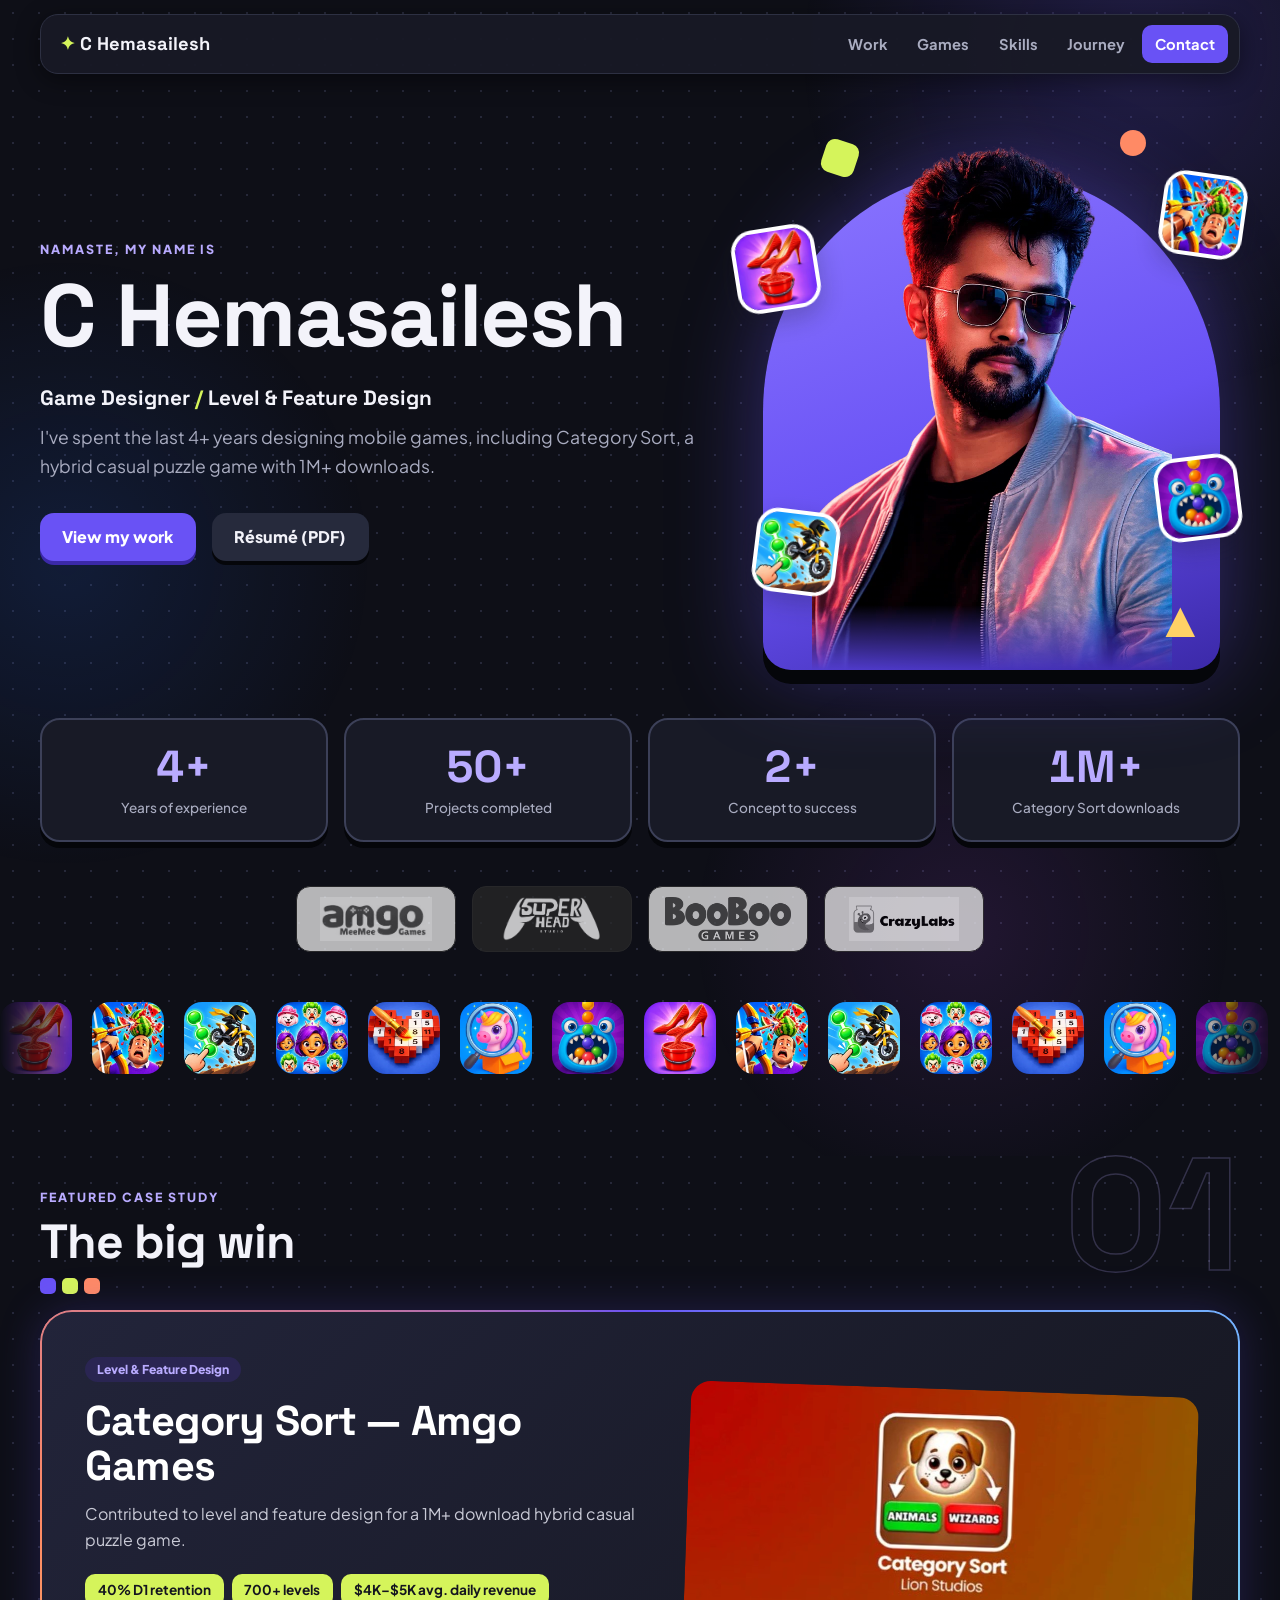
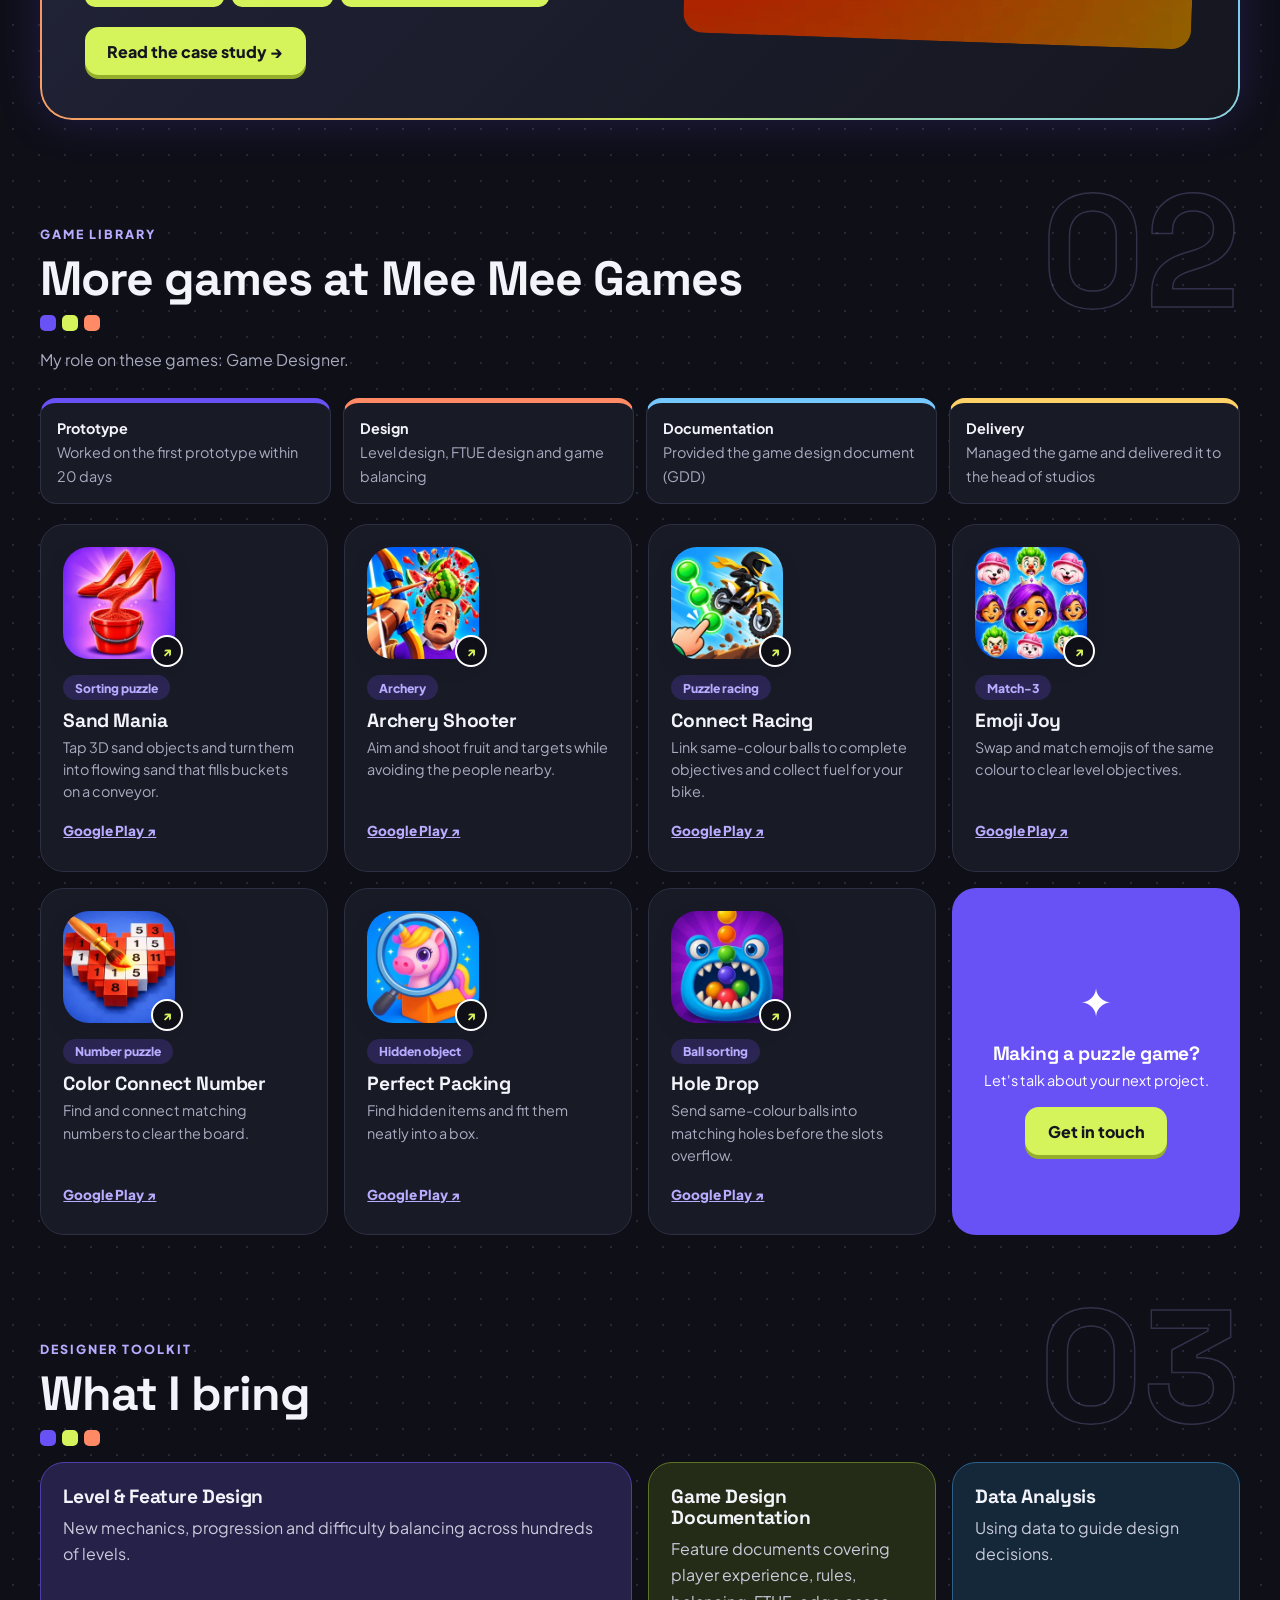
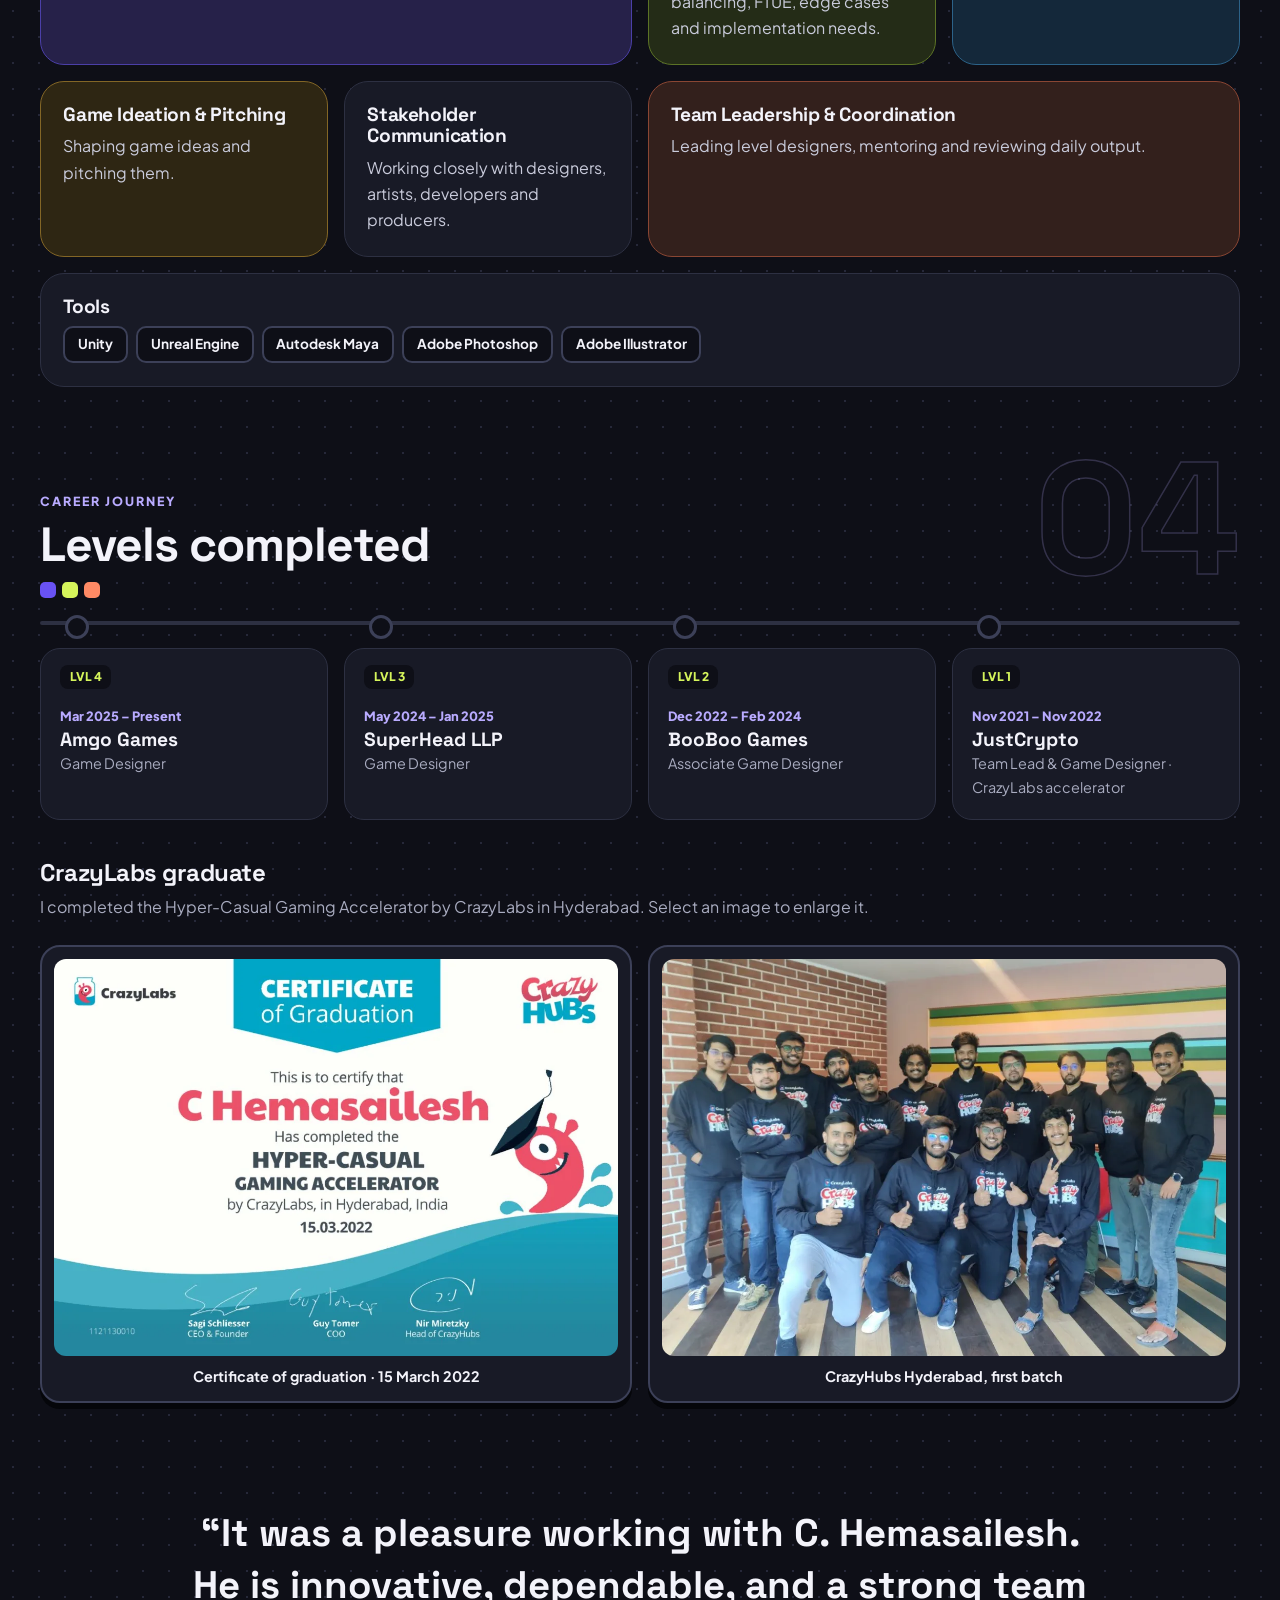
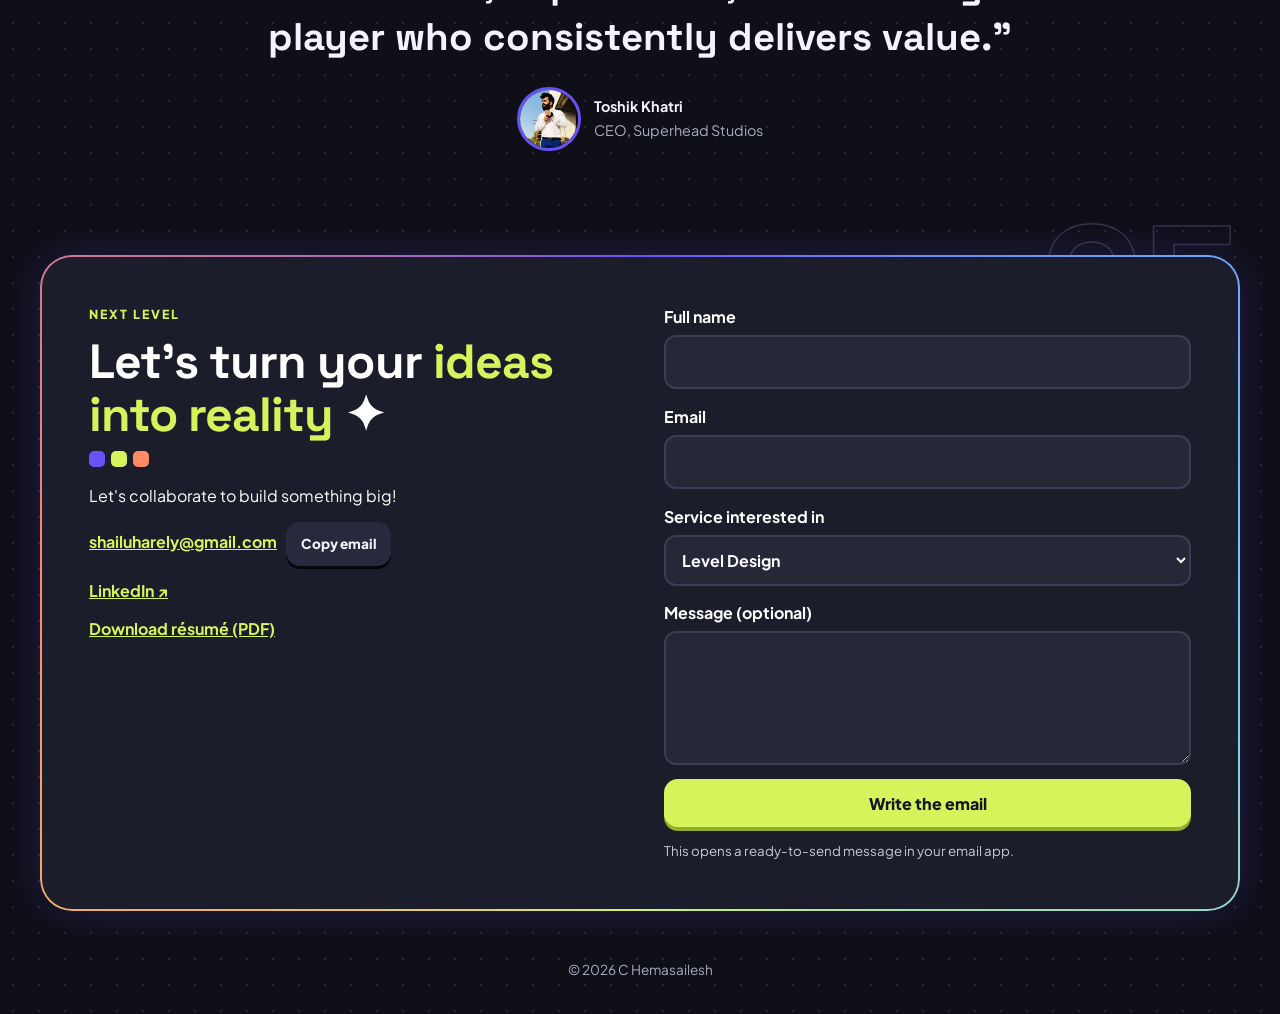
<file: index.html>
<!doctype html>
<html lang="en">
<head>
  <meta charset="utf-8">
  <meta name="viewport" content="width=device-width, initial-scale=1">
  <title>C Hemasailesh — Game Designer (Level &amp; Feature Design)</title>
  <meta name="description" content="Mobile game designer with 4+ years of experience in level, feature and puzzle design. Worked on Category Sort, a hybrid casual puzzle game with 1M+ downloads.">
  <meta property="og:title" content="C Hemasailesh — Game Designer">
  <meta property="og:description" content="Level &amp; feature designer for mobile games. 4+ years. Category Sort: 1M+ downloads.">
  <meta property="og:type" content="website">
  <link rel="icon" href="data:image/svg+xml,<svg xmlns='http://www.w3.org/2000/svg' viewBox='0 0 24 24'><path fill='%236952F5' d='M12 0l2.6 9.4L24 12l-9.4 2.6L12 24l-2.6-9.4L0 12l9.4-2.6z'/></svg>">
  <link rel="preconnect" href="https://fonts.googleapis.com">
  <link rel="preconnect" href="https://fonts.gstatic.com" crossorigin>
  <link rel="preload" as="image" href="assets/portrait.webp" fetchpriority="high">
  <link href="https://fonts.googleapis.com/css2?family=Plus+Jakarta+Sans:wght@400;500;700;800&family=Space+Grotesk:wght@700&display=swap" rel="stylesheet">
  <meta name="theme-color" content="#0E0F17">
  <link rel="stylesheet" href="styles.css?v=11">
  <script>document.documentElement.classList.add('js')</script>
  <script src="main.js?v=11" defer></script>
</head>
<body>
<a class="skip" href="#main">Skip to content</a>
<div class="progress" aria-hidden="true"></div>
<header class="nav">
  <a class="brand" href="#top"><span class="spark">✦</span> C Hemasailesh</a>
  <button class="menu-btn" aria-expanded="false" aria-controls="menu">Menu</button>
  <nav id="menu">
    <a href="#work">Work</a>
    <a href="#games">Games</a>
    <a href="#about">Skills</a>
    <a href="#journey">Journey</a>
    <a class="pill" href="#contact">Contact</a>
  </nav>
</header>

<main id="main">
  <section class="hero wrap" id="top">
    <div class="hero-copy">
      <p class="eyebrow">Namaste, my name is</p>
      <h1>C Hema&shy;sailesh</h1>
      <p class="role">Game Designer <span>/</span> Level &amp; Feature Design</p>
      <p class="lead">I've spent the last 4+ years designing mobile games, including Category Sort, a hybrid casual puzzle game with 1M+ downloads.</p>
      <div class="actions">
        <a class="btn" href="#work">View my work</a>
        <a class="btn alt" href="assets/C-Hemasailesh-Resume.pdf" target="_blank" rel="noopener">Résumé (PDF)</a>
      </div>
    </div>
    <div class="stage" id="stage">
      <div class="blob"></div>
      <img class="hero-portrait" src="assets/portrait.webp" alt="Portrait of C Hemasailesh" width="720" height="1080" fetchpriority="high">
      <a class="float f1" href="https://play.google.com/store/apps/details?id=com.meemeegames.sandmania" target="_blank" rel="noopener" aria-label="Open Sand Mania on Google Play"><img src="assets/games/sand-mania.webp" alt="" width="96" height="96"><span class="tip">Sand Mania ↗</span></a>
      <a class="float f2" href="https://play.google.com/store/apps/details?id=com.meemeegames.archeryshooter" target="_blank" rel="noopener" aria-label="Open Archery Shooter on Google Play"><img src="assets/games/archery-shooter.webp" alt="" width="96" height="96"><span class="tip">Archery Shooter ↗</span></a>
      <a class="float f3" href="https://play.google.com/store/apps/details?id=com.meemeegames.connectracing" target="_blank" rel="noopener" aria-label="Open Connect Racing on Google Play"><img src="assets/games/connect-racing.webp" alt="" width="96" height="96"><span class="tip">Connect Racing ↗</span></a>
      <a class="float f4" href="https://play.google.com/store/apps/details?id=com.meemeegames.holedrop" target="_blank" rel="noopener" aria-label="Open Hole Drop on Google Play"><img src="assets/games/hole-drop.webp" alt="" width="96" height="96"><span class="tip">Hole Drop ↗</span></a>
      <span class="shape s1"></span><span class="shape s2"></span><span class="shape s3"></span>
    </div>
  </section>

  <section class="wrap stats" aria-label="Career highlights">
    <div><strong data-count>4+</strong><span>Years of experience</span></div>
    <div><strong data-count>50+</strong><span>Projects completed</span></div>
    <div><strong data-count>2+</strong><span>Concept to success</span></div>
    <div><strong data-count>1M+</strong><span>Category Sort downloads</span></div>
  </section>

  <section class="wrap logos" aria-label="Studios I have worked with">
    <img src="assets/logo-amgo.png" alt="Amgo Games">
    <img src="assets/logo-superhead.png" alt="SuperHead Studios">
    <img src="assets/logo-booboo.png" alt="BooBoo Games">
    <img src="assets/logo-crazylabs.png" alt="CrazyLabs">
  </section>

  <section class="wrap section" id="work">
    <p class="eyebrow">Featured case study</p>
    <h2>The big win</h2>
    <a class="feature" href="category-sort.html">
      <div>
        <span class="tag">Level &amp; Feature Design</span>
        <h3>Category Sort — Amgo Games</h3>
        <p>Contributed to level and feature design for a 1M+ download hybrid casual puzzle game.</p>
        <ul class="chips">
          <li>40% D1 retention</li>
          <li>700+ levels</li>
          <li>$4K–$5K avg. daily revenue</li>
        </ul>
        <span class="btn lime">Read the case study →</span>
      </div>
      <img src="assets/category-sort-icon.jpg" alt="Category Sort game icon with Animals and Wizards cards, by Lion Studios" width="665" height="330">
    </a>
  </section>

  <section class="wrap section" id="games">
    <p class="eyebrow">Game library</p>
    <h2>More games at Mee Mee Games</h2>
    <p class="sub">My role on these games: Game Designer.</p>
    <ul class="role-box">
      <li><b>Prototype</b>Worked on the first prototype within 20 days</li>
      <li><b>Design</b>Level design, FTUE design and game balancing</li>
      <li><b>Documentation</b>Provided the game design document (GDD)</li>
      <li><b>Delivery</b>Managed the game and delivered it to the head of studios</li>
    </ul>
    <ul class="games">
      <li class="card">
        <a class="icon-link" href="https://play.google.com/store/apps/details?id=com.meemeegames.sandmania" target="_blank" rel="noopener" aria-label="Open Sand Mania on Google Play"><img src="assets/games/sand-mania.webp" alt="" width="512" height="512" loading="lazy" decoding="async"></a>
        <span class="tag">Sorting puzzle</span>
        <h3>Sand Mania</h3>
        <p>Tap 3D sand objects and turn them into flowing sand that fills buckets on a conveyor.</p>
        <div class="links"><a href="https://play.google.com/store/apps/details?id=com.meemeegames.sandmania" target="_blank" rel="noopener" aria-label="Sand Mania on Google Play">Google Play ↗</a></div>
      </li>
      <li class="card">
        <a class="icon-link" href="https://play.google.com/store/apps/details?id=com.meemeegames.archeryshooter" target="_blank" rel="noopener" aria-label="Open Archery Shooter on Google Play"><img src="assets/games/archery-shooter.webp" alt="" width="512" height="512" loading="lazy" decoding="async"></a>
        <span class="tag">Archery</span>
        <h3>Archery Shooter</h3>
        <p>Aim and shoot fruit and targets while avoiding the people nearby.</p>
        <div class="links"><a href="https://play.google.com/store/apps/details?id=com.meemeegames.archeryshooter" target="_blank" rel="noopener" aria-label="Archery Shooter on Google Play">Google Play ↗</a></div>
      </li>
      <li class="card">
        <a class="icon-link" href="https://play.google.com/store/apps/details?id=com.meemeegames.connectracing" target="_blank" rel="noopener" aria-label="Open Connect Racing on Google Play"><img src="assets/games/connect-racing.webp" alt="" width="512" height="512" loading="lazy" decoding="async"></a>
        <span class="tag">Puzzle racing</span>
        <h3>Connect Racing</h3>
        <p>Link same-colour balls to complete objectives and collect fuel for your bike.</p>
        <div class="links"><a href="https://play.google.com/store/apps/details?id=com.meemeegames.connectracing" target="_blank" rel="noopener" aria-label="Connect Racing on Google Play">Google Play ↗</a></div>
      </li>
      <li class="card">
        <a class="icon-link" href="https://play.google.com/store/apps/details?id=com.meemeegames.emojijoy" target="_blank" rel="noopener" aria-label="Open Emoji Joy on Google Play"><img src="assets/games/emoji-joy.webp" alt="" width="512" height="512" loading="lazy" decoding="async"></a>
        <span class="tag">Match-3</span>
        <h3>Emoji Joy</h3>
        <p>Swap and match emojis of the same colour to clear level objectives.</p>
        <div class="links"><a href="https://play.google.com/store/apps/details?id=com.meemeegames.emojijoy" target="_blank" rel="noopener" aria-label="Emoji Joy on Google Play">Google Play ↗</a></div>
      </li>
      <li class="card">
        <a class="icon-link" href="https://play.google.com/store/apps/details?id=com.meemeegames.colorconnectnumber" target="_blank" rel="noopener" aria-label="Open Color Connect Number on Google Play"><img src="assets/games/color-connect-number.webp" alt="" width="512" height="512" loading="lazy" decoding="async"></a>
        <span class="tag">Number puzzle</span>
        <h3>Color Connect Number</h3>
        <p>Find and connect matching numbers to clear the board.</p>
        <div class="links"><a href="https://play.google.com/store/apps/details?id=com.meemeegames.colorconnectnumber" target="_blank" rel="noopener" aria-label="Color Connect Number on Google Play">Google Play ↗</a></div>
      </li>
      <li class="card">
        <a class="icon-link" href="https://play.google.com/store/apps/details?id=com.meemeegames.findfrenzy" target="_blank" rel="noopener" aria-label="Open Perfect Packing on Google Play"><img src="assets/games/perfect-packing.webp" alt="" width="512" height="512" loading="lazy" decoding="async"></a>
        <span class="tag">Hidden object</span>
        <h3>Perfect Packing</h3>
        <p>Find hidden items and fit them neatly into a box.</p>
        <div class="links"><a href="https://play.google.com/store/apps/details?id=com.meemeegames.findfrenzy" target="_blank" rel="noopener" aria-label="Perfect Packing on Google Play">Google Play ↗</a></div>
      </li>
      <li class="card">
        <a class="icon-link" href="https://play.google.com/store/apps/details?id=com.meemeegames.holedrop" target="_blank" rel="noopener" aria-label="Open Hole Drop on Google Play"><img src="assets/games/hole-drop.webp" alt="" width="512" height="512" loading="lazy" decoding="async"></a>
        <span class="tag">Ball sorting</span>
        <h3>Hole Drop</h3>
        <p>Send same-colour balls into matching holes before the slots overflow.</p>
        <div class="links"><a href="https://play.google.com/store/apps/details?id=com.meemeegames.holedrop" target="_blank" rel="noopener" aria-label="Hole Drop on Google Play">Google Play ↗</a></div>
      </li>
      <li class="card next-card">
        <span class="big" aria-hidden="true">✦</span>
        <h3>Making a puzzle game?</h3>
        <p>Let's talk about your next project.</p>
        <a class="btn lime" href="#contact">Get in touch</a>
      </li>
    </ul>
  </section>

  <section class="wrap section" id="about">
    <p class="eyebrow">Designer toolkit</p>
    <h2>What I bring</h2>
    <div class="bento">
      <article class="card b-wide c-lav"><h3>Level &amp; Feature Design</h3><p>New mechanics, progression and difficulty balancing across hundreds of levels.</p></article>
      <article class="card c-lime"><h3>Game Design Documentation</h3><p>Feature documents covering player experience, rules, balancing, FTUE, edge cases and implementation needs.</p></article>
      <article class="card c-sky"><h3>Data Analysis</h3><p>Using data to guide design decisions.</p></article>
      <article class="card c-gold"><h3>Game Ideation &amp; Pitching</h3><p>Shaping game ideas and pitching them.</p></article>
      <article class="card"><h3>Stakeholder Communication</h3><p>Working closely with designers, artists, developers and producers.</p></article>
      <article class="card b-wide c-coral"><h3>Team Leadership &amp; Coordination</h3><p>Leading level designers, mentoring and reviewing daily output.</p></article>
      <div class="card b-full tools">
        <h3>Tools</h3>
        <ul class="chips"><li>Unity</li><li>Unreal Engine</li><li>Autodesk Maya</li><li>Adobe Photoshop</li><li>Adobe Illustrator</li></ul>
      </div>
    </div>
  </section>

  <section class="wrap section" id="journey">
    <p class="eyebrow">Career journey</p>
    <h2>Levels completed</h2>
    <ol class="timeline">
      <li><time>Mar 2025 – Present</time><b>Amgo Games</b><span>Game Designer</span></li>
      <li><time>May 2024 – Jan 2025</time><b>SuperHead LLP</b><span>Game Designer</span></li>
      <li><time>Dec 2022 – Feb 2024</time><b>BooBoo Games</b><span>Associate Game Designer</span></li>
      <li><time>Nov 2021 – Nov 2022</time><b>JustCrypto</b><span>Team Lead &amp; Game Designer · CrazyLabs accelerator</span></li>
    </ol>
    <div class="grad">
      <h3>CrazyLabs graduate</h3>
      <p class="sub">I completed the Hyper-Casual Gaming Accelerator by CrazyLabs in Hyderabad. Select an image to enlarge it.</p>
      <div class="grad-grid">
        <figure><button type="button" class="zoom"><img src="assets/crazylabs-certificate.webp" alt="CrazyLabs certificate of graduation for C Hemasailesh, Hyper-Casual Gaming Accelerator, dated 15 March 2022" width="1152" height="811" loading="lazy" decoding="async"></button><figcaption>Certificate of graduation · 15 March 2022</figcaption></figure>
        <figure><button type="button" class="zoom"><img src="assets/crazylabs-graduation.webp" alt="Group photo of the CrazyHubs Hyderabad cohort in CrazyHubs hoodies" width="1250" height="891" loading="lazy" decoding="async"></button><figcaption>CrazyHubs Hyderabad, first batch</figcaption></figure>
      </div>
    </div>
  </section>

  <section class="wrap section">
    <figure class="quote">
      <blockquote>“It was a pleasure working with C. Hemasailesh. He is innovative, dependable, and a strong team player who consistently delivers value.”</blockquote>
      <figcaption><img src="assets/toshik.jpg" alt="" width="64" height="64" loading="lazy" decoding="async"><span><b>Toshik Khatri</b>CEO, Superhead Studios</span></figcaption>
    </figure>
  </section>

  <section class="wrap section" id="contact">
    <div class="contact">
      <div>
        <p class="eyebrow">Next level</p>
        <h2>Let's turn your <em>ideas into reality</em> ✦</h2>
        <p>Let's collaborate to build something big!</p>
        <p><a href="mailto:shailuharely@gmail.com">shailuharely@gmail.com</a> <button type="button" class="btn ghost small copy-email" data-email="shailuharely@gmail.com">Copy email</button></p>
        <p><a href="https://www.linkedin.com/in/hemasailesh/" target="_blank" rel="noopener">LinkedIn ↗</a></p>
        <p><a href="assets/C-Hemasailesh-Resume.pdf" download>Download résumé (PDF)</a></p>
      </div>
      <form id="contact-form">
        <label>Full name <input name="name" autocomplete="name" required></label>
        <label>Email <input type="email" name="email" autocomplete="email" required></label>
        <label>Service interested in
          <select name="service" required>
            <option>Level Design</option>
            <option>Game Design</option>
            <option>Producer</option>
          </select>
        </label>
        <label>Message (optional) <textarea name="message" rows="4"></textarea></label>
        <button class="btn lime wide" type="submit">Write the email</button>
        <p><small>This opens a ready-to-send message in your email app.</small></p>
      </form>
    </div>
  </section>
</main>
<footer class="wrap">© 2026 C Hemasailesh</footer>
<dialog id="lightbox" aria-label="Enlarged image"><form method="dialog"><button class="btn ghost small">Close</button></form><img alt=""></dialog>
</body>
</html>
</file>
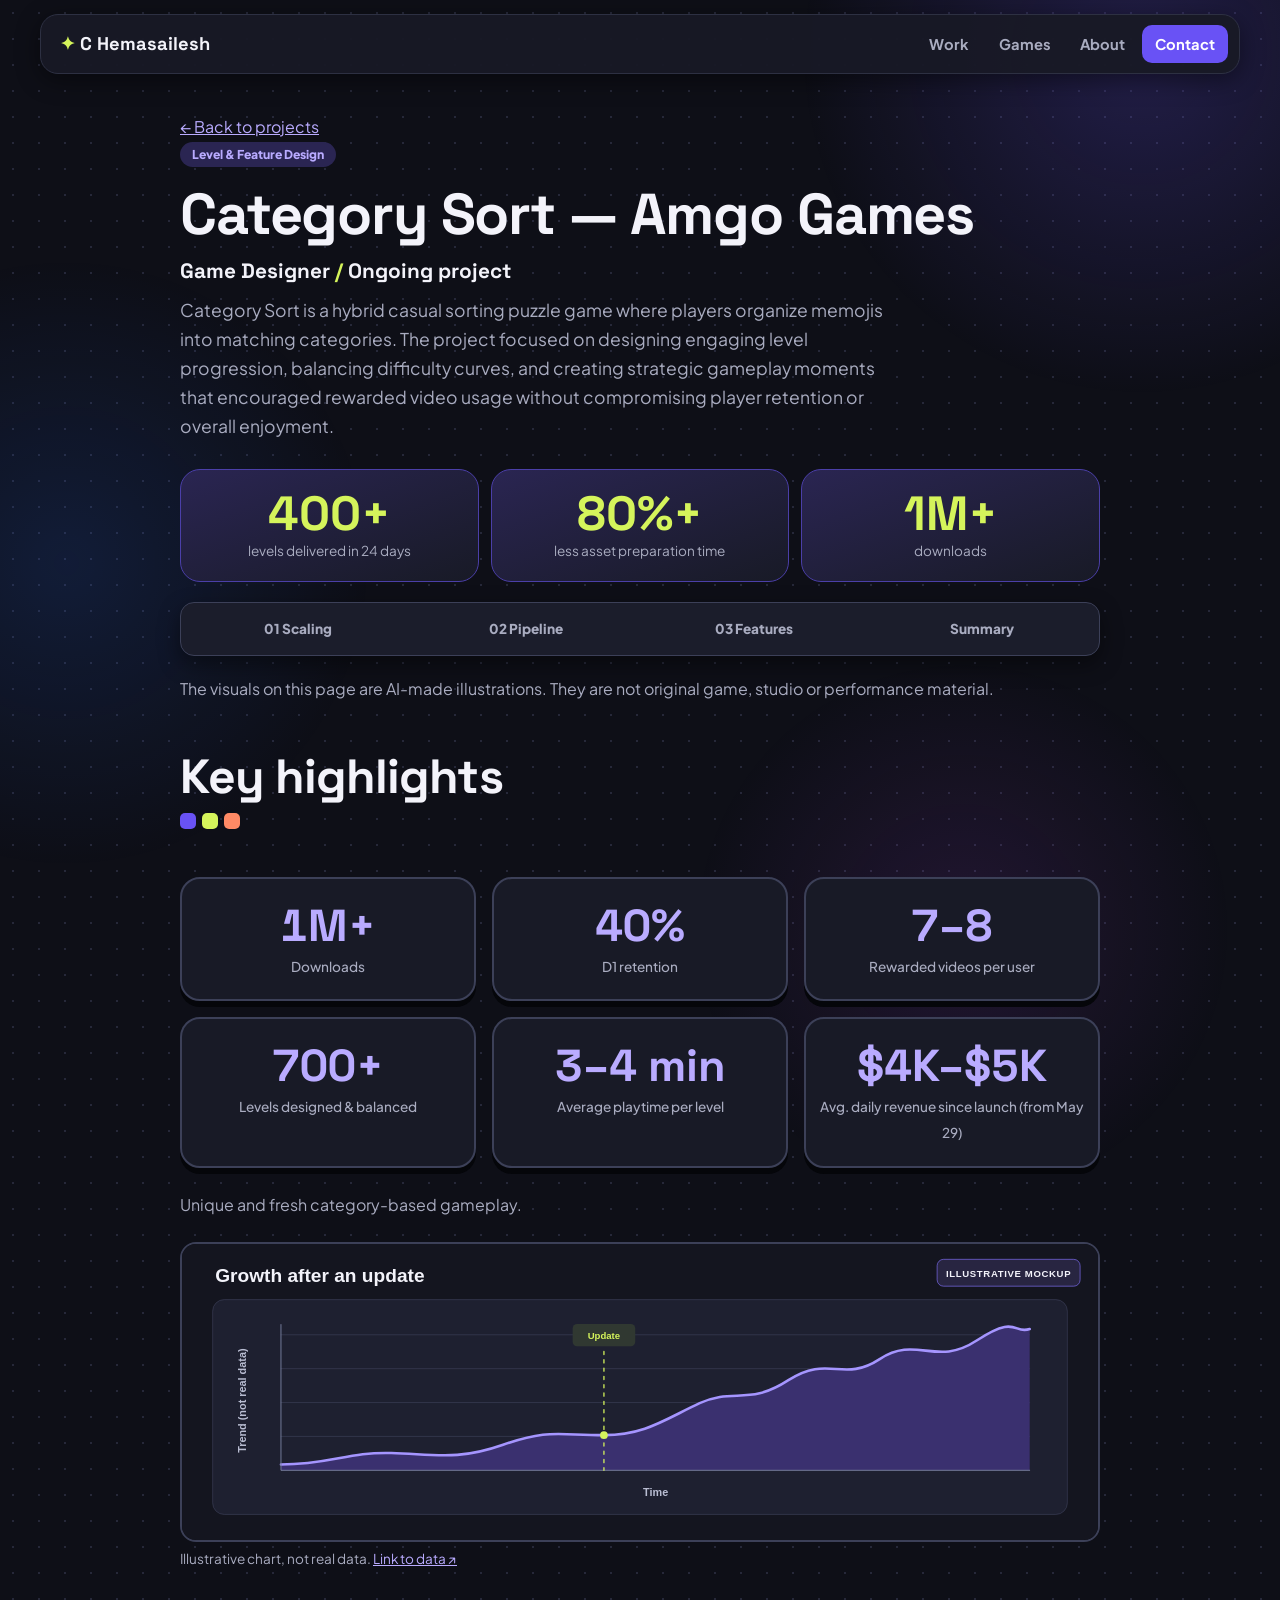
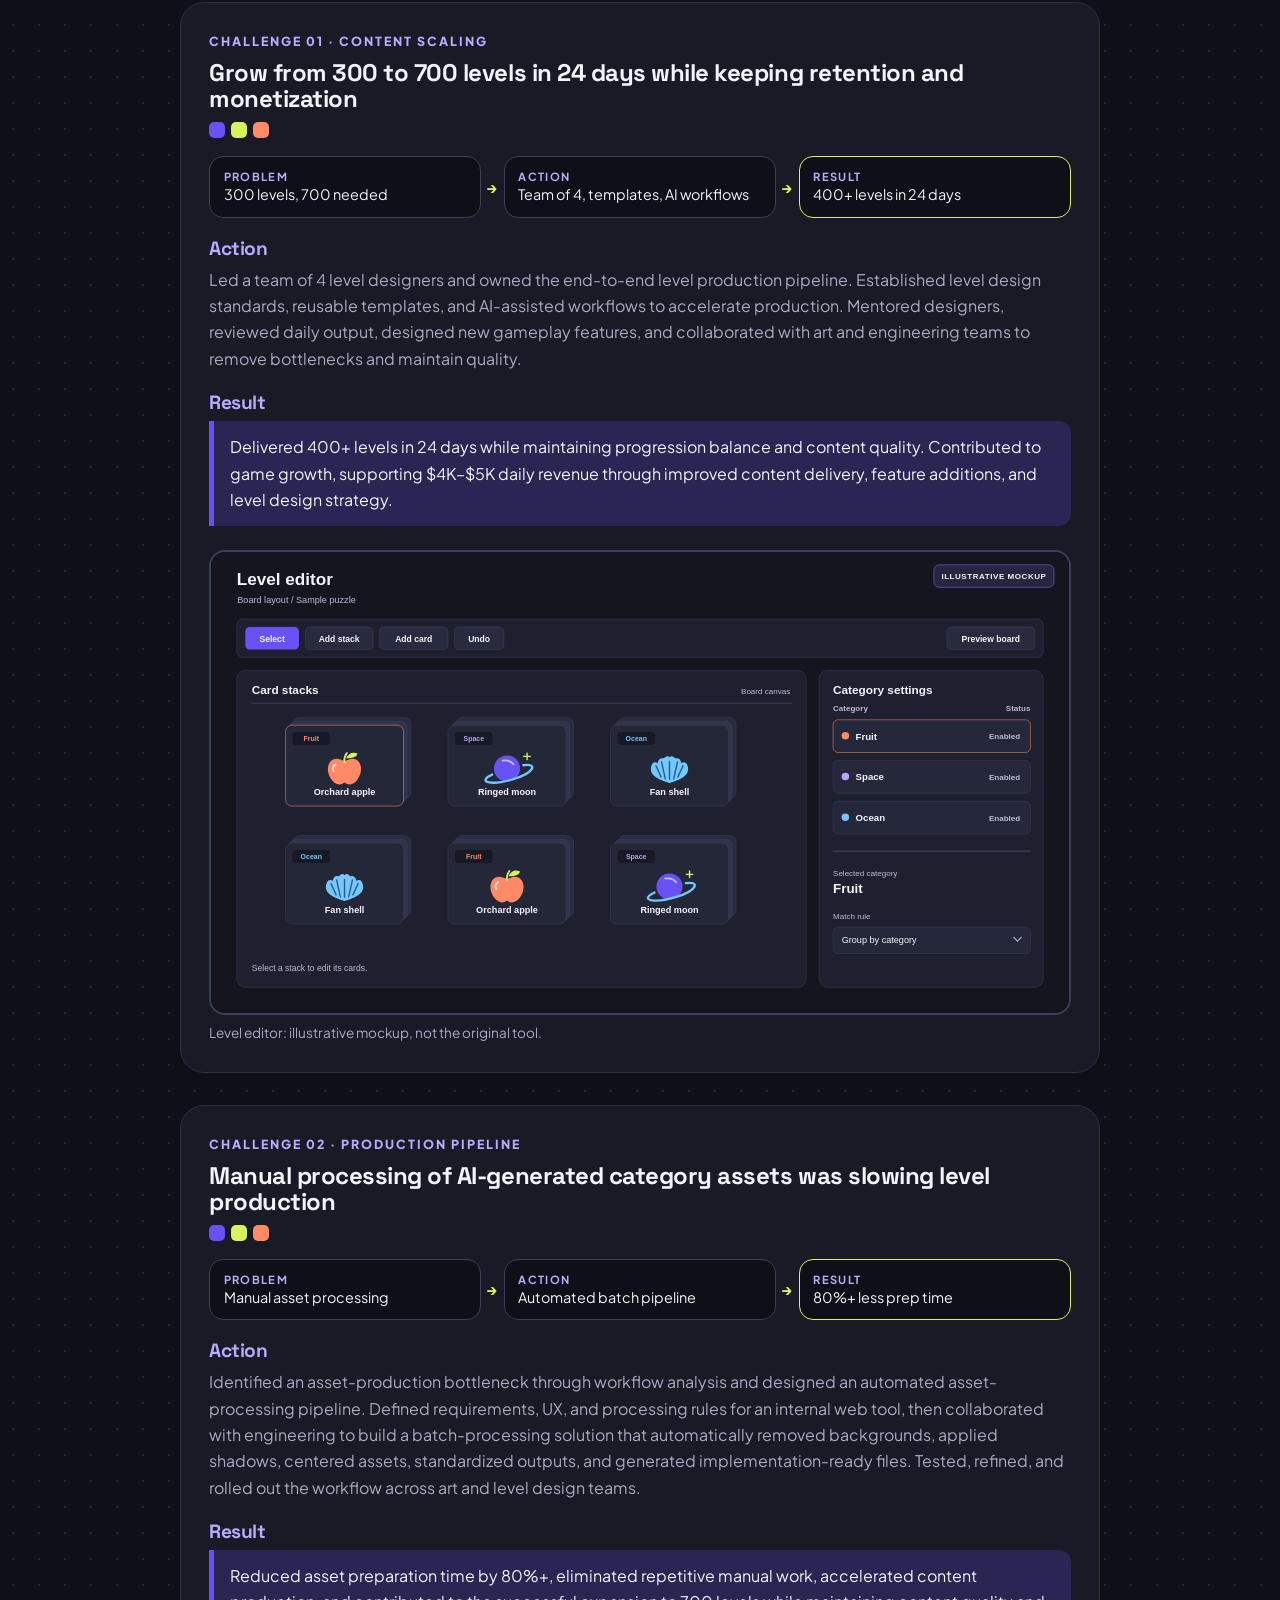
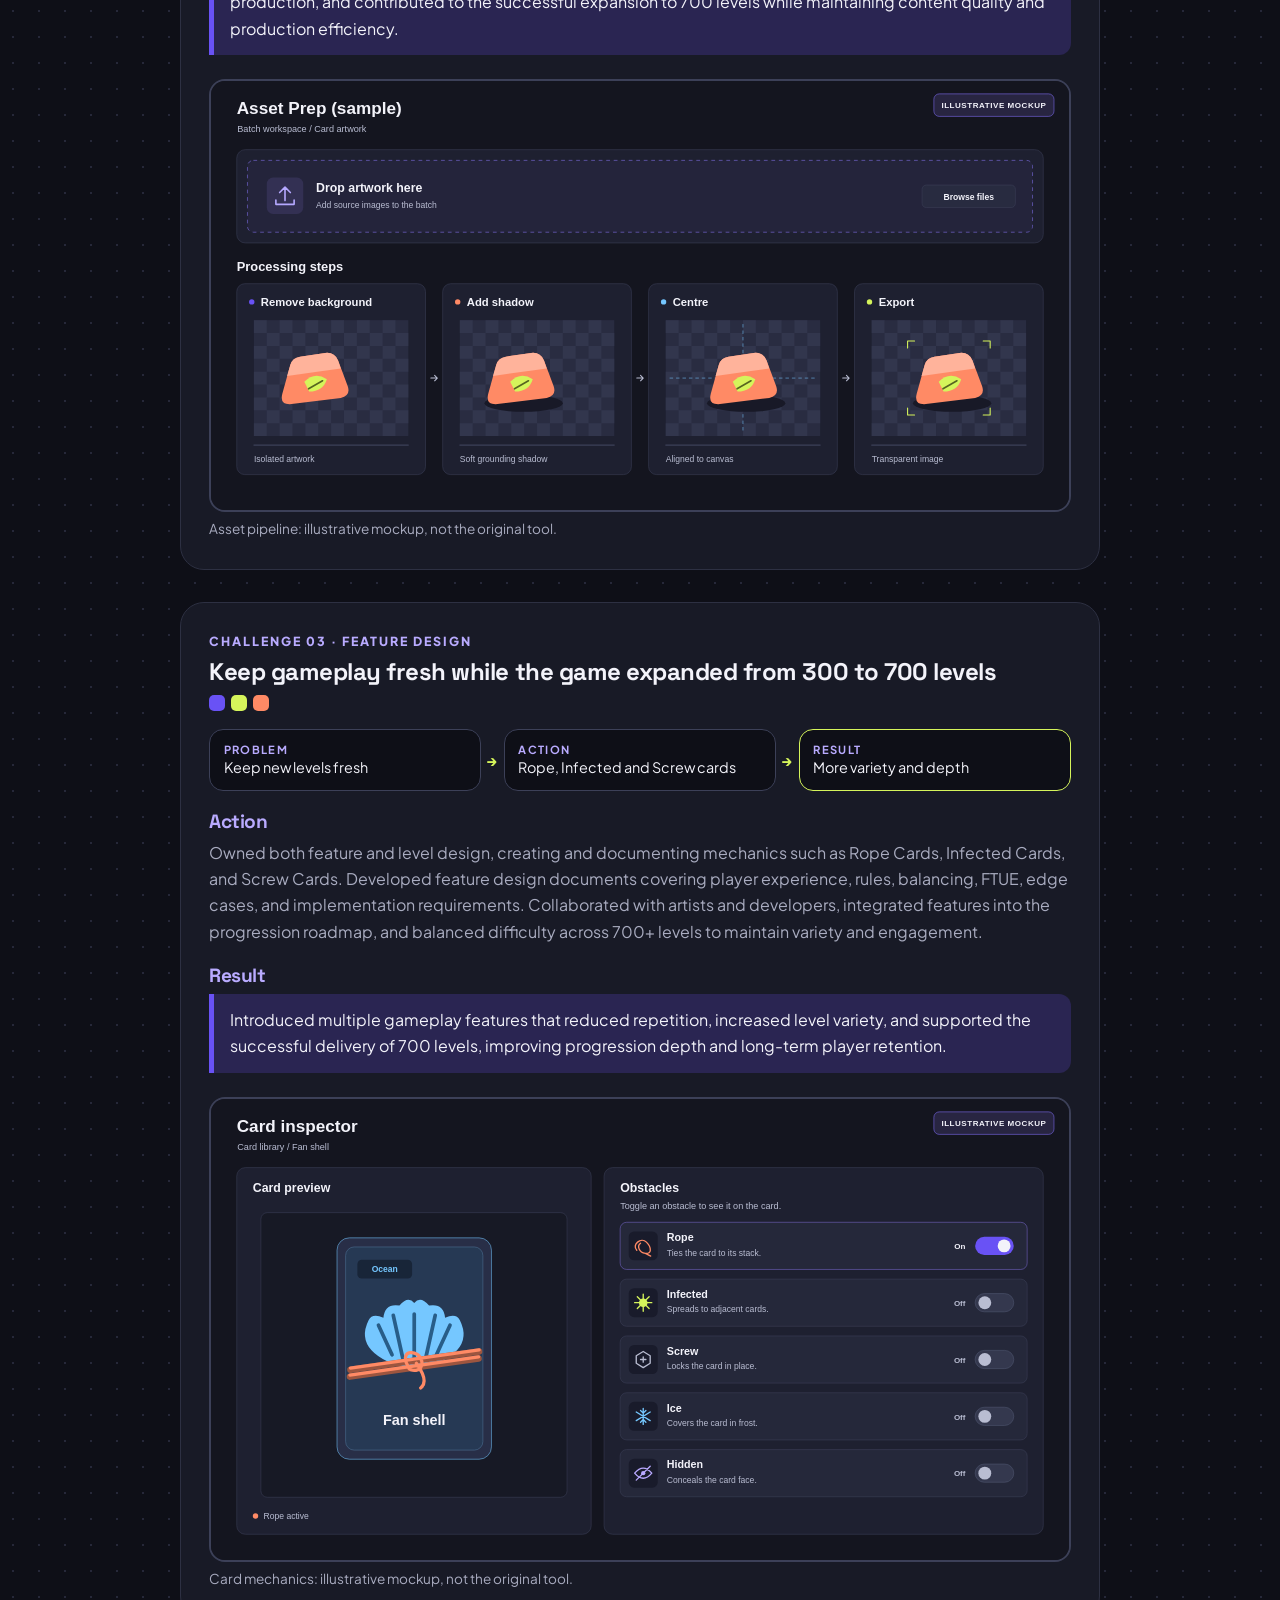
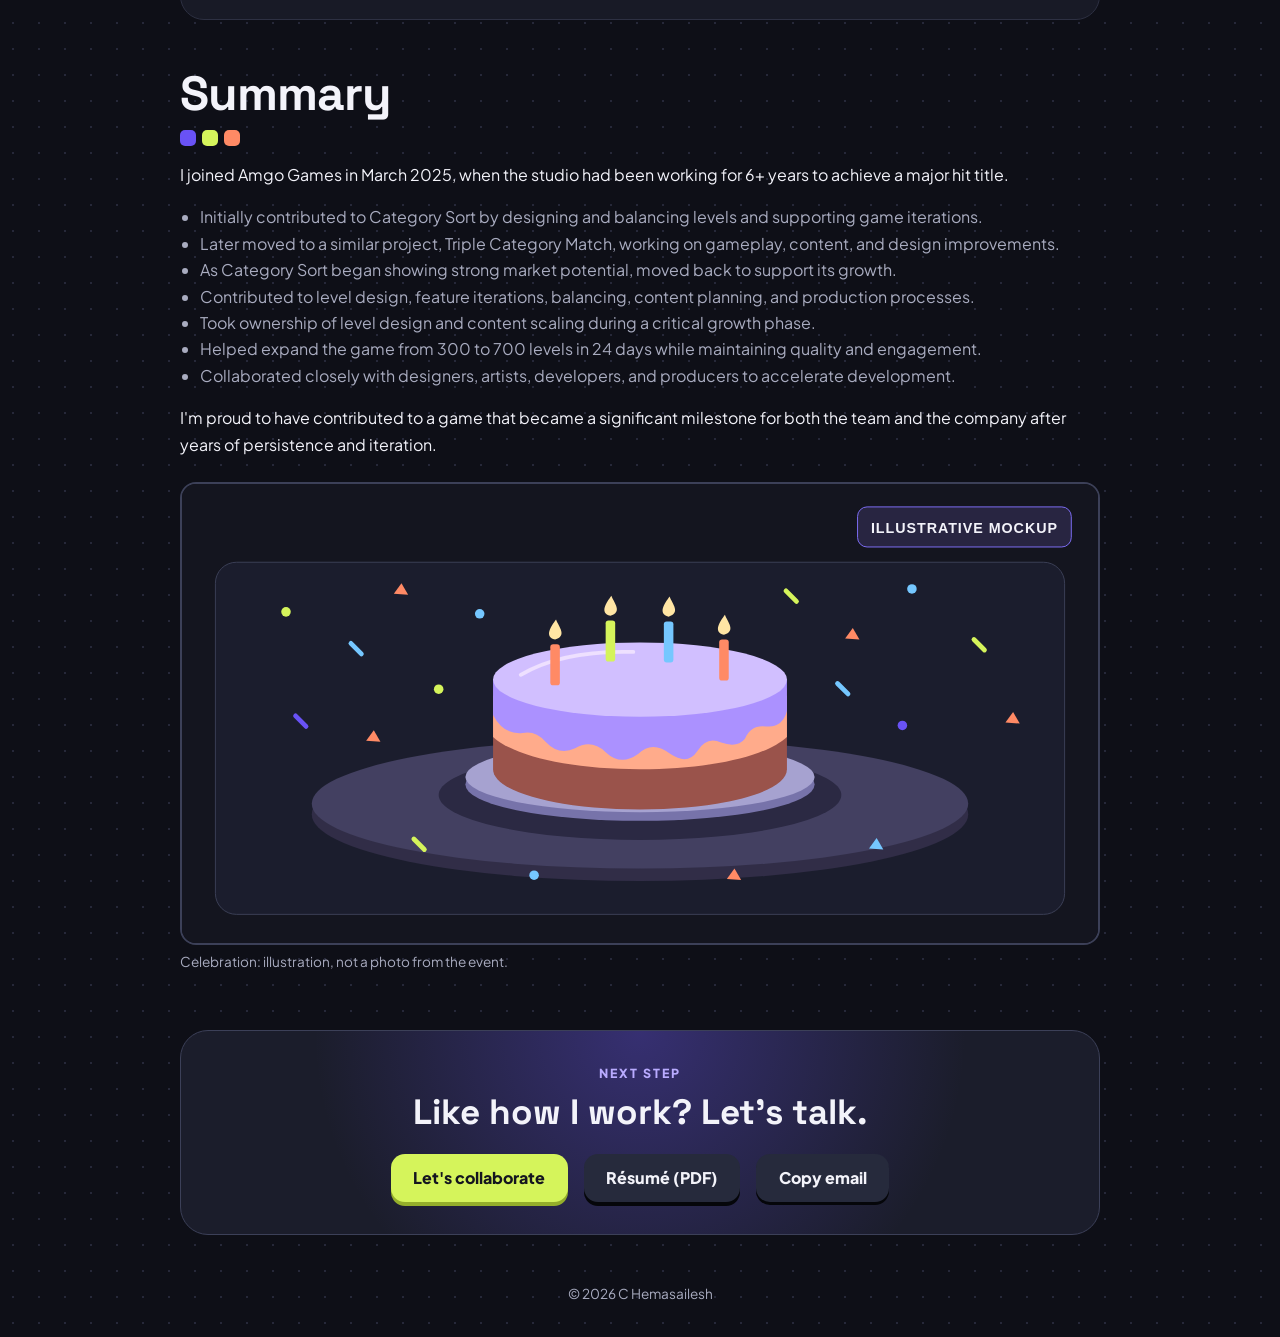
<file: category-sort.html>
<!doctype html>
<html lang="en">
<head>
  <meta charset="utf-8">
  <meta name="viewport" content="width=device-width, initial-scale=1">
  <title>Category Sort Case Study — C Hemasailesh</title>
  <meta name="description" content="How level, feature and pipeline design supported Category Sort's growth from 300 to 700 levels.">
  <link rel="preconnect" href="https://fonts.gstatic.com" crossorigin>
  <link href="https://fonts.googleapis.com/css2?family=Plus+Jakarta+Sans:wght@400;500;700;800&family=Space+Grotesk:wght@700&display=swap" rel="stylesheet">
  <meta name="theme-color" content="#0E0F17">
  <link rel="stylesheet" href="styles.css?v=11">
  <script>document.documentElement.classList.add('js')</script>
  <script src="main.js?v=11" defer></script>
</head>
<body>
<a class="skip" href="#main">Skip to content</a>
<div class="progress" aria-hidden="true"></div>
<header class="nav">
  <a class="brand" href="index.html"><span class="spark">✦</span> C Hemasailesh</a>
  <button class="menu-btn" aria-expanded="false" aria-controls="menu">Menu</button>
  <nav id="menu">
    <a href="index.html#work">Work</a>
    <a href="index.html#games">Games</a>
    <a href="index.html#about">About</a>
    <a class="pill" href="index.html#contact">Contact</a>
  </nav>
</header>

<main id="main" class="wrap case">
  <p><a href="index.html#work">← Back to projects</a></p>
  <span class="tag">Level &amp; Feature Design</span>
  <h1>Category Sort — Amgo Games</h1>
  <p class="role">Game Designer <span>/</span> Ongoing project</p>
  <p class="lead">Category Sort is a hybrid casual sorting puzzle game where players organize memojis into matching categories. The project focused on designing engaging level progression, balancing difficulty curves, and creating strategic gameplay moments that encouraged rewarded video usage without compromising player retention or overall enjoyment.</p>

  <ul class="wins" aria-label="Biggest results">
    <li><strong>400+</strong><span>levels delivered in 24 days</span></li>
    <li><strong>80%+</strong><span>less asset preparation time</span></li>
    <li><strong>1M+</strong><span>downloads</span></li>
  </ul>

  <nav class="jump" aria-label="Case study sections">
    <a href="#c1">01 Scaling</a>
    <a href="#c2">02 Pipeline</a>
    <a href="#c3">03 Features</a>
    <a href="#summary">Summary</a>
  </nav>

  <p class="sub">The visuals on this page are AI-made illustrations. They are not original game, studio or performance material.</p>

  <h2>Key highlights</h2>
  <section class="stats">
    <div><strong>1M+</strong><span>Downloads</span></div>
    <div><strong>40%</strong><span>D1 retention</span></div>
    <div><strong>7–8</strong><span>Rewarded videos per user</span></div>
    <div><strong>700+</strong><span>Levels designed &amp; balanced</span></div>
    <div><strong>3–4 min</strong><span>Average playtime per level</span></div>
    <div><strong>$4K–$5K</strong><span>Avg. daily revenue since launch (from May 29)</span></div>
  </section>
  <p class="sub">Unique and fresh category-based gameplay.</p>
  <figure><img class="zoom" src="assets/mockups/growth-trend.svg" alt="Illustrative chart of growth after an update, with no real values" width="1435" height="463" loading="lazy" decoding="async"><figcaption>Illustrative chart, not real data. <a href="https://www.linkedin.com/posts/imasads_category-sort-is-having-a-moment-ugcPost-7471229241066438656-E0en" target="_blank" rel="noopener">Link to data ↗</a></figcaption></figure>

  <article class="challenge" id="c1">
    <p class="eyebrow">Challenge 01 · Content scaling</p>
    <h2>Grow from 300 to 700 levels in 24 days while keeping retention and monetization</h2>
    <ol class="flow">
      <li><b>Problem</b>300 levels, 700 needed</li>
      <li><b>Action</b>Team of 4, templates, AI workflows</li>
      <li><b>Result</b>400+ levels in 24 days</li>
    </ol>
    <h3>Action</h3>
    <p>Led a team of 4 level designers and owned the end-to-end level production pipeline. Established level design standards, reusable templates, and AI-assisted workflows to accelerate production. Mentored designers, reviewed daily output, designed new gameplay features, and collaborated with art and engineering teams to remove bottlenecks and maintain quality.</p>
    <h3>Result</h3>
    <p class="result">Delivered 400+ levels in 24 days while maintaining progression balance and content quality. Contributed to game growth, supporting $4K–$5K daily revenue through improved content delivery, feature additions, and level design strategy.</p>
    <figure><img class="zoom" src="assets/mockups/level-editor.svg" alt="Illustrative mockup of a puzzle level editor with card stacks and category settings" width="1600" height="860" loading="lazy" decoding="async"><figcaption>Level editor: illustrative mockup, not the original tool.</figcaption></figure>
  </article>

  <article class="challenge" id="c2">
    <p class="eyebrow">Challenge 02 · Production pipeline</p>
    <h2>Manual processing of AI-generated category assets was slowing level production</h2>
    <ol class="flow">
      <li><b>Problem</b>Manual asset processing</li>
      <li><b>Action</b>Automated batch pipeline</li>
      <li><b>Result</b>80%+ less prep time</li>
    </ol>
    <h3>Action</h3>
    <p>Identified an asset-production bottleneck through workflow analysis and designed an automated asset-processing pipeline. Defined requirements, UX, and processing rules for an internal web tool, then collaborated with engineering to build a batch-processing solution that automatically removed backgrounds, applied shadows, centered assets, standardized outputs, and generated implementation-ready files. Tested, refined, and rolled out the workflow across art and level design teams.</p>
    <h3>Result</h3>
    <p class="result">Reduced asset preparation time by 80%+, eliminated repetitive manual work, accelerated content production, and contributed to the successful expansion to 700 levels while maintaining content quality and production efficiency.</p>
    <figure><img class="zoom" src="assets/mockups/asset-pipeline.svg" alt="Illustrative mockup of a batch tool that removes backgrounds, adds shadows, centres and exports artwork" width="1600" height="800" loading="lazy" decoding="async"><figcaption>Asset pipeline: illustrative mockup, not the original tool.</figcaption></figure>
  </article>

  <article class="challenge" id="c3">
    <p class="eyebrow">Challenge 03 · Feature design</p>
    <h2>Keep gameplay fresh while the game expanded from 300 to 700 levels</h2>
    <ol class="flow">
      <li><b>Problem</b>Keep new levels fresh</li>
      <li><b>Action</b>Rope, Infected and Screw cards</li>
      <li><b>Result</b>More variety and depth</li>
    </ol>
    <h3>Action</h3>
    <p>Owned both feature and level design, creating and documenting mechanics such as Rope Cards, Infected Cards, and Screw Cards. Developed feature design documents covering player experience, rules, balancing, FTUE, edge cases, and implementation requirements. Collaborated with artists and developers, integrated features into the progression roadmap, and balanced difficulty across 700+ levels to maintain variety and engagement.</p>
    <h3>Result</h3>
    <p class="result">Introduced multiple gameplay features that reduced repetition, increased level variety, and supported the successful delivery of 700 levels, improving progression depth and long-term player retention.</p>
    <figure><img class="zoom" src="assets/mockups/card-mechanics.svg" alt="Illustrative mockup of a card inspector with obstacle toggles" width="1600" height="860" loading="lazy" decoding="async"><figcaption>Card mechanics: illustrative mockup, not the original tool.</figcaption></figure>
  </article>

  <section id="summary">
    <h2>Summary</h2>
    <p>I joined Amgo Games in March 2025, when the studio had been working for 6+ years to achieve a major hit title.</p>
    <ul class="list">
      <li>Initially contributed to Category Sort by designing and balancing levels and supporting game iterations.</li>
      <li>Later moved to a similar project, Triple Category Match, working on gameplay, content, and design improvements.</li>
      <li>As Category Sort began showing strong market potential, moved back to support its growth.</li>
      <li>Contributed to level design, feature iterations, balancing, content planning, and production processes.</li>
      <li>Took ownership of level design and content scaling during a critical growth phase.</li>
      <li>Helped expand the game from 300 to 700 levels in 24 days while maintaining quality and engagement.</li>
      <li>Collaborated closely with designers, artists, developers, and producers to accelerate development.</li>
    </ul>
    <p>I'm proud to have contributed to a game that became a significant milestone for both the team and the company after years of persistence and iteration.</p>
    <figure><img class="zoom" src="assets/mockups/team-celebration.svg" alt="Illustration of a celebration cake with confetti" width="960" height="481" loading="lazy" decoding="async"><figcaption>Celebration: illustration, not a photo from the event.</figcaption></figure>
  </section>

  <aside class="next-step">
    <p class="eyebrow">Next step</p>
    <p class="next-title">Like how I work? Let's talk.</p>
    <div class="actions">
      <a class="btn lime" href="index.html#contact">Let's collaborate</a>
      <a class="btn alt" href="assets/C-Hemasailesh-Resume.pdf" target="_blank" rel="noopener">Résumé (PDF)</a>
      <button type="button" class="btn ghost copy-email" data-email="shailuharely@gmail.com">Copy email</button>
    </div>
  </aside>
</main>
<footer class="wrap">© 2026 C Hemasailesh</footer>
<dialog id="lightbox" aria-label="Enlarged image"><form method="dialog"><button class="btn ghost small">Close</button></form><img alt=""></dialog>
</body>
</html>
</file>
<file: styles.css>
/* Theme: Playground OS, dark */
:root{color-scheme:dark;--canvas:#0E0F17;--surface:#181A26;--ink:#F3F3FA;--muted:#A9ACC0;--primary:#6952F5;--depth:#B9ABFF;--press:#3B29A8;--panel:#1B1D2B;--edge:#3C4058;--shadow:#05060A;--dark:#14151F;--lime:#D5F45B;--coral:#FF8A65;--sky:#75C7FF;--gold:#FFD166;--lav:#2A2552;--line:#2D3042;--ease:cubic-bezier(.22,1,.36,1)}
*{box-sizing:border-box;margin:0;padding:0}
html{scroll-behavior:smooth;scroll-padding-top:90px}
body{font-family:"Plus Jakarta Sans",system-ui,sans-serif;line-height:1.65;color:var(--ink);background:var(--canvas) radial-gradient(#262839 1px,transparent 1.5px) 0 0/26px 26px;overflow-x:hidden}
img{max-width:100%;height:auto;display:block}
a{color:var(--depth)}
[hidden]{display:none!important}
h1,h2,h3{font-family:"Space Grotesk",sans-serif;line-height:1.1;letter-spacing:-.02em}
h1{font-size:clamp(2.75rem,7.2vw,5.5rem)}
h2{font-size:clamp(2rem,4.5vw,3rem);margin-bottom:1rem}
h3{font-size:1.2rem;margin-bottom:.5rem}
.wrap{width:min(1200px,100% - 2rem);margin-inline:auto}
.section{padding-top:6.5rem}
.eyebrow{color:var(--depth);font-size:.78rem;font-weight:800;letter-spacing:.16em;text-transform:uppercase;margin-bottom:.5rem}
.sub{color:var(--muted);margin-bottom:1.5rem}
.skip{position:absolute;left:-999px}.skip:focus{left:1rem;top:1rem;z-index:30;background:var(--panel);color:#fff;padding:.5rem 1rem}
:focus-visible{outline:3px solid var(--depth);outline-offset:3px}
.progress{position:fixed;inset:0 0 auto;height:5px;background:linear-gradient(90deg,var(--primary),var(--coral),var(--gold));transform-origin:left;transform:scaleX(0);z-index:20}

/* Buttons */
.btn{display:inline-flex;align-items:center;justify-content:center;gap:.4rem;background:var(--primary);color:#fff;border:0;border-radius:14px;padding:.8rem 1.4rem;min-height:48px;font:800 1rem "Plus Jakarta Sans",sans-serif;text-decoration:none;cursor:pointer;box-shadow:0 4px 0 var(--press);transition:transform .1s,box-shadow .1s,filter .2s}
.btn:hover{filter:brightness(1.06)}
.btn:active{transform:translateY(3px) scale(.97);box-shadow:0 1px 0 var(--press)}
.btn.alt{background:#262A3C;color:var(--ink);box-shadow:0 4px 0 var(--shadow)}
.btn.lime{background:var(--lime);color:var(--dark);box-shadow:0 4px 0 #94ae2b}
.btn.ghost{background:#262A3C;color:var(--ink);box-shadow:0 3px 0 var(--shadow)}
.btn.small{padding:.4rem .9rem;min-height:44px;font-size:.85rem}
.btn.wide{width:100%}

/* Nav */
.nav{position:sticky;top:14px;z-index:15;width:min(1200px,100% - 2rem);margin:14px auto 0;display:flex;align-items:center;justify-content:space-between;padding:.6rem .7rem .6rem 1.2rem;background:rgba(24,26,38,.96);border:1px solid var(--line);border-radius:18px;box-shadow:0 6px 24px rgba(0,0,0,.45)}
.brand{font:700 1.15rem "Space Grotesk",sans-serif;color:var(--ink);text-decoration:none}
.spark{color:var(--lime);display:inline-block}
.brand:hover .spark{animation:spin .8s var(--ease)}
.nav nav{display:flex;gap:.25rem;align-items:center}
.nav nav a{color:var(--muted);text-decoration:none;font-weight:700;font-size:.92rem;padding:.45rem .8rem;border-radius:10px;transition:background .2s,color .2s}
.nav nav a:hover,.nav nav a.active{background:var(--lav);color:var(--ink)}
.nav nav a.pill{background:var(--primary);color:#fff}
.menu-btn{display:none;background:var(--lav);border:0;border-radius:10px;padding:.5rem 1rem;min-height:44px;font:700 .9rem "Plus Jakarta Sans",sans-serif;color:var(--ink)}

/* Hero */
.hero{display:grid;grid-template-columns:1.15fr .85fr;gap:2rem;align-items:center;padding-top:3.5rem}
.role{font:700 1.3rem "Space Grotesk",sans-serif;margin:1.25rem 0 .75rem}
.role span:not(.word){color:var(--lime)}
.lead{color:var(--muted);font-size:1.1rem;max-width:56ch}
.actions{display:flex;flex-wrap:wrap;gap:1rem;margin-top:2rem}
.stage{position:relative;height:540px;--mx:0;--my:0}
.blob{position:absolute;inset:8% 4% 0;border-radius:48% 48% 28px 28px;background:linear-gradient(160deg,#8b76ff,var(--primary) 55%,var(--press));box-shadow:0 14px 0 var(--shadow),0 0 90px rgba(105,82,245,.4)}
.hero-portrait{position:absolute;bottom:0;left:50%;height:100%;width:auto;max-width:none;transform:translateX(-50%);-webkit-mask-image:linear-gradient(#000 88%,transparent);mask-image:linear-gradient(#000 88%,transparent)}
.float img{width:100%;height:100%;border-radius:22px;border:4px solid #fff;box-shadow:0 10px 24px rgba(23,24,34,.25)}
.float{position:absolute;z-index:2;width:84px;height:84px;translate:calc(var(--mx)*14px) calc(var(--my)*14px);animation:bob 5s ease-in-out infinite}
.f1{left:-2%;top:18%;rotate:-9deg}
.f2{right:-1%;top:8%;rotate:8deg;animation-delay:-1.3s}
.f3{left:2%;bottom:14%;rotate:7deg;animation-delay:-2.4s}
.f4{right:0;bottom:24%;rotate:-7deg;animation-delay:-3.6s}
.shape{position:absolute;animation:bob 4s ease-in-out infinite}
.s1{width:34px;height:34px;background:var(--lime);border-radius:9px;left:16%;top:2%;rotate:18deg}
.s2{width:26px;height:26px;background:var(--coral);border-radius:50%;right:19%;top:0;animation-delay:-2s}
.s3{width:30px;height:30px;background:var(--gold);clip-path:polygon(50% 0,100% 100%,0 100%);right:9%;bottom:6%;animation-delay:-1s}
@keyframes bob{50%{transform:translateY(-9px)}}
@keyframes spin{to{transform:rotate(180deg)}}
.js .hero-copy>*{animation:rise .4s var(--ease) both}
.js .hero-copy>:nth-child(2){animation-delay:.07s}
.js .hero-copy>:nth-child(3){animation-delay:.14s}
.js .hero-copy>:nth-child(4){animation-delay:.21s}
.js .hero-copy>:nth-child(5){animation-delay:.28s}
.js .hero-portrait{animation:fade .45s var(--ease)}
@keyframes rise{from{opacity:0;transform:translateY(22px)}}
@keyframes fade{from{translate:0 18px}}

/* Scroll reveal */
.js .reveal{opacity:0;transform:translateY(14px)}
.js .reveal.in{opacity:1;transform:none;transition:opacity .35s var(--ease),transform .35s var(--ease)}

/* Scoreboard */
.stats{display:grid;grid-template-columns:repeat(auto-fit,minmax(150px,1fr));gap:1rem;margin-top:3rem}
.stats>div{background:var(--surface);border:2px solid var(--edge);border-radius:20px;box-shadow:0 6px 0 var(--shadow);padding:1.25rem .75rem;text-align:center}
.stats strong{display:block;font:700 clamp(1.7rem,4vw,2.8rem)/1.2 "Space Grotesk",sans-serif;color:var(--depth);font-variant-numeric:tabular-nums}
.stats span{color:var(--muted);font-size:.85rem;font-weight:500}
.logos{display:flex;flex-wrap:wrap;justify-content:center;align-items:center;gap:1rem;margin-top:2.75rem}
.logos img{width:160px;height:66px;object-fit:contain;background:#EDEDF4;border:1px solid var(--line);border-radius:14px;padding:.6rem 1rem;filter:grayscale(1);opacity:.75;transition:.25s var(--ease)}
.logos img[src*=superhead]{background:#45187f}
.logos img:hover{filter:none;opacity:1;transform:translateY(-4px)}

/* Cards */
.card{background:var(--surface);border:1px solid var(--line);border-radius:24px;padding:1.4rem}
.card p{color:var(--muted)}
.tag{display:inline-block;align-self:flex-start;background:var(--lav);color:var(--depth);border-radius:99px;padding:.15rem .75rem;font-size:.76rem;font-weight:800}
.chips{list-style:none;display:flex;flex-wrap:wrap;gap:.5rem;margin:1.25rem 0}
.chips li{background:var(--lime);color:var(--dark);border-radius:10px;padding:.35rem .8rem;font-size:.85rem;font-weight:700}

/* Featured */
.feature{display:grid;grid-template-columns:1.05fr .95fr;gap:2.5rem;align-items:center;background:linear-gradient(135deg,#22243A,#15161F);border:1px solid var(--edge);color:#fff;border-radius:32px;padding:2.75rem;text-decoration:none;transition:transform .25s var(--ease),box-shadow .25s}
.feature:hover{transform:translateY(-6px);box-shadow:0 24px 50px rgba(67,48,188,.3)}
.feature h3{font-size:clamp(1.7rem,3.4vw,2.6rem);margin:1rem 0 .75rem}
.feature p{color:#c9cad6}
.feature img{border-radius:20px;transform:rotate(2deg);transition:transform .35s var(--ease)}
.feature:hover img{transform:rotate(0) scale(1.03)}

/* Game library */
.role-box{list-style:none;display:grid;grid-template-columns:repeat(4,1fr);gap:.75rem;margin-bottom:1.25rem}
.role-box li{background:var(--surface);border:1px solid var(--line);border-top:5px solid var(--primary);border-radius:16px;padding:.9rem 1rem;font-size:.9rem;color:var(--muted)}
.role-box li:nth-child(2){border-top-color:var(--coral)}.role-box li:nth-child(3){border-top-color:var(--sky)}.role-box li:nth-child(4){border-top-color:var(--gold)}
.role-box b{display:block;color:var(--ink)}
.games{list-style:none;display:grid;grid-template-columns:repeat(4,1fr);gap:1rem}
.games .card{display:flex;flex-direction:column;--glow:var(--primary);transition:transform .22s var(--ease),box-shadow .22s,border-color .22s,opacity .5s var(--ease)}
.games .card:nth-child(4n+2){--glow:var(--coral)}.games .card:nth-child(4n+3){--glow:var(--sky)}.games .card:nth-child(4n){--glow:var(--gold)}
.games .card.in:hover,html:not(.js) .games .card:hover{transform:translateY(-6px);border-color:var(--glow);box-shadow:0 10px 0 var(--glow)}
.games img{width:112px;height:112px;border-radius:26px;margin-bottom:1rem;box-shadow:0 8px 18px rgba(23,24,34,.18);transition:transform .22s var(--ease)}
.games h3{margin:.6rem 0 .3rem}
.games p{font-size:.9rem;line-height:1.55;flex:1}
.links{display:flex;flex-wrap:wrap;gap:.25rem 1rem;margin-top:.75rem}
.links a{font-size:.85rem;font-weight:800;padding:.35rem 0}
.games .next-card{background:var(--primary);color:#fff;align-items:center;justify-content:center;text-align:center;border:0}
.games .next-card p{color:#fff;flex:0;margin-bottom:1rem}
.big{font-size:2.5rem;animation:bob 3s ease-in-out infinite}

/* Toolkit */
.bento{display:grid;grid-template-columns:repeat(4,1fr);gap:1rem}
.bento .card{transition:opacity .5s var(--ease),transform .5s var(--ease),rotate .2s}
.bento .card:hover{rotate:-1deg}
.b-wide{grid-column:span 2}.b-full{grid-column:1/-1}
.bento .c-lav{background:#262149;border-color:#4B3FA8}.bento .c-lime{background:#242C17;border-color:#5C7326}.bento .c-sky{background:#14283A;border-color:#2C6288}.bento .c-gold{background:#2E2613;border-color:#836626}.bento .c-coral{background:#33201C;border-color:#8A4633}
.bento .card p{color:#C9CBDB}
.tools .chips{margin:.5rem 0 0}
.tools .chips li{background:var(--canvas);color:var(--ink);border:2px solid var(--edge)}

/* Timeline */
.timeline{list-style:none;display:grid;grid-template-columns:repeat(4,1fr);gap:1rem;counter-reset:lvl 5}
.timeline li{position:relative;display:flex;flex-direction:column;background:var(--surface);border:1px solid var(--line);border-radius:20px;padding:3.6rem 1.2rem 1.2rem;counter-increment:lvl -1}
.timeline li::before{content:"LVL " counter(lvl);position:absolute;top:1rem;left:1.2rem;background:var(--canvas);color:var(--lime);border-radius:8px;padding:.15rem .6rem;font-size:.75rem;font-weight:800}
.timeline time{font-size:.8rem;font-weight:800;color:var(--depth)}
.timeline b{font:700 1.2rem "Space Grotesk",sans-serif}
.timeline span{color:var(--muted);font-size:.9rem}

/* Quote + contact */
.quote{text-align:center;max-width:900px;margin-inline:auto}
blockquote{font:700 clamp(1.5rem,3.4vw,2.4rem)/1.35 "Space Grotesk",sans-serif}
.quote figcaption{display:flex;justify-content:center;gap:.8rem;align-items:center;margin-top:1.5rem;text-align:left;color:var(--muted);font-size:.9rem}
.quote figcaption img{width:64px;height:64px;border-radius:50%;object-fit:cover;border:3px solid var(--primary)}
.quote figcaption b{display:block;color:var(--ink)}
.contact{display:grid;grid-template-columns:1fr 1fr;gap:3rem;background:var(--panel);border:1px solid var(--edge);color:#fff;border-radius:32px;padding:3rem}
.contact .eyebrow,.contact em,.contact a{color:var(--lime)}
.contact em{font-style:normal}
.contact a{overflow-wrap:anywhere;font-weight:700}
.contact>div p{margin-bottom:.75rem}
form label{display:block;font-weight:700;margin-bottom:.9rem}
input,select,textarea{display:block;width:100%;margin-top:.3rem;background:#262838;color:#fff;border:2px solid #3b3e52;border-radius:12px;padding:.75rem;font:inherit}
input:focus,select:focus,textarea:focus{border-color:var(--lime)}
#contact-form small{display:block;margin-top:.8rem;color:#c9cad6}
footer{padding:3rem 0 2rem;text-align:center;color:var(--muted);font-size:.85rem}

/* Case study */
.case{max-width:920px;padding-top:2.5rem}
.case h1{font-size:clamp(2.2rem,5vw,3.6rem);margin-top:1rem}
.case h2{margin-top:3rem}
.case h3{color:var(--depth);margin-top:1.25rem}
.case .role{margin-top:.75rem}
.case .stats+.sub{margin-top:1.5rem}
.case figure{margin-top:1.5rem}
.case figure img{border-radius:16px;border:2px solid var(--edge);width:100%}
.case figcaption{color:var(--muted);font-size:.85rem;margin-top:.4rem}
.challenge{background:var(--surface);border:1px solid var(--line);border-radius:24px;padding:1.75rem;margin-top:2rem}
.case .challenge h2{margin-top:0;font-size:1.5rem}
.challenge p:not(.eyebrow){color:var(--muted)}
.challenge p.result{color:var(--ink);background:var(--lav);border-left:5px solid var(--primary);border-radius:0 12px 12px 0;padding:.8rem 1rem}
.list{margin:1rem 0 1rem 1.25rem;color:var(--muted)}
.case .stats{grid-template-columns:repeat(3,1fr)}
@media (max-width:560px){.case .stats{grid-template-columns:1fr 1fr}}
.zoom{cursor:zoom-in}
dialog{margin:auto;width:96vw;max-width:1600px;background:var(--panel);border:0;border-radius:16px;padding:.75rem}
dialog::backdrop{background:rgba(10,10,16,.85)}
dialog form{text-align:right;margin-bottom:.6rem}
dialog img{width:100%}
.center{min-height:100vh;display:grid;place-content:center;text-align:center;padding:1rem;gap:1rem}

@media (max-width:1000px){
  .games{grid-template-columns:repeat(3,1fr)}
  .role-box,.bento{grid-template-columns:repeat(2,1fr)}
}
@media (max-width:860px){
  .menu-btn{display:block}
  .nav nav{display:none;position:absolute;top:calc(100% + 8px);left:0;right:0;flex-direction:column;align-items:stretch;text-align:center;padding:.75rem;background:var(--panel);border:1px solid var(--edge);border-radius:18px;box-shadow:0 12px 30px rgba(0,0,0,.6)}
  .nav nav.open{display:flex}
  .hero,.feature,.contact{grid-template-columns:1fr}
  .hero{text-align:center;padding-top:2.5rem}
  .hero .actions{justify-content:center}
  .lead{margin-inline:auto}
  .stage{height:420px;max-width:420px;width:100%;margin-inline:auto}
  .float{width:62px;height:62px}
  .float img{border-radius:16px}
  .games{grid-template-columns:repeat(2,1fr)}
  .feature,.contact{padding:1.4rem}
  .section{padding-top:4.5rem}
}
@media (max-width:560px){
  .games .card{padding:.9rem}
  .games img{width:76px;height:76px;border-radius:18px}
  .games h3{font-size:1rem}
  .role-box,.timeline,.bento{grid-template-columns:1fr}
  .b-wide{grid-column:auto}
  .stats{grid-template-columns:1fr 1fr}
}
@media (prefers-reduced-motion:reduce){
  *,*::before,*::after{animation:none!important;transition:none!important;scroll-behavior:auto!important}
  .js .reveal{opacity:1;transform:none}
}

/* CrazyLabs graduation */
.grad{margin-top:2.5rem}
.grad h3{font-size:1.5rem}
.grad-grid{display:grid;grid-template-columns:1fr 1fr;gap:1rem}
.grad figure{background:var(--surface);border:2px solid var(--edge);border-radius:20px;box-shadow:0 6px 0 var(--shadow);padding:.75rem}
.grad button{display:block;width:100%;border:0;background:none;padding:0;border-radius:12px;overflow:hidden}
.grad img{width:100%;aspect-ratio:1152/811;object-fit:cover;transition:transform .35s var(--ease)}
.grad button:hover img{transform:scale(1.04)}
.grad figcaption{margin-top:.6rem;font-weight:700;font-size:.9rem;text-align:center}
@media (max-width:700px){.grad-grid{grid-template-columns:1fr}}

/* Tappable game icons */
.icon-link{position:relative;align-self:flex-start;margin-bottom:1rem;border-radius:26px}
.games .icon-link img{margin:0}
.icon-link::after{content:"↗";position:absolute;right:-8px;bottom:-8px;display:grid;place-items:center;width:28px;height:28px;border-radius:50%;background:var(--canvas);color:var(--lime);font-weight:800;font-size:.85rem;border:2px solid #fff}
.tip{position:absolute;left:50%;top:calc(100% + 6px);translate:-50% 0;white-space:nowrap;background:var(--panel);border:1px solid var(--edge);color:#fff;border-radius:8px;padding:.2rem .6rem;font-size:.75rem;font-weight:700;opacity:0;pointer-events:none;transition:opacity .2s}
.float:hover,.float:focus-visible{z-index:3}
.float:hover .tip,.float:focus-visible .tip{opacity:1}
.float img.swap{animation:swapin .5s var(--ease)}
.icon-link img.fx-spin,.float img.fx-spin{animation:fx-spin .7s var(--ease)}
.icon-link img.fx-jelly,.float img.fx-jelly{animation:fx-jelly .7s ease}
.icon-link img.fx-hop,.float img.fx-hop{animation:fx-hop .65s ease}
.icon-link img.fx-flip,.float img.fx-flip{animation:fx-flip .7s var(--ease)}
.icon-link img.fx-wiggle,.float img.fx-wiggle{animation:fx-wiggle .6s ease}
.icon-link img.fx-zoomy,.float img.fx-zoomy{animation:fx-zoomy .6s var(--ease)}
@keyframes swapin{from{transform:scale(.3) rotate(-90deg);opacity:0}}
@keyframes fx-spin{to{transform:rotate(360deg)}}
@keyframes fx-jelly{25%{transform:scale(1.25,.8)}50%{transform:scale(.85,1.18)}75%{transform:scale(1.08,.94)}}
@keyframes fx-hop{35%{transform:translateY(-22px) scale(1.06)}60%{transform:translateY(0) scale(1.1,.9)}80%{transform:translateY(-8px)}}
@keyframes fx-flip{from{transform:perspective(400px) rotateY(0)}to{transform:perspective(400px) rotateY(360deg)}}
@keyframes fx-wiggle{20%{transform:rotate(-14deg)}40%{transform:rotate(12deg)}60%{transform:rotate(-8deg)}80%{transform:rotate(5deg)}}
@keyframes fx-zoomy{40%{transform:scale(1.3) rotate(-6deg)}70%{transform:scale(.94) rotate(3deg)}}
@media (prefers-reduced-motion:reduce){.icon-link img,.float img{animation:none!important}}
/* Keep icon name labels inside the screen */
.f1 .tip,.f3 .tip{left:0;translate:0}
.f2 .tip,.f4 .tip{left:auto;right:0;translate:0}

/* Soft background glows */
body::before{content:"";position:fixed;inset:-20vmax;z-index:-1;pointer-events:none;
  background:radial-gradient(38vmax 38vmax at 78% 22%,rgba(105,82,245,.22),transparent 70%),radial-gradient(34vmax 34vmax at 18% 58%,rgba(40,110,255,.14),transparent 70%),radial-gradient(30vmax 30vmax at 68% 84%,rgba(168,70,230,.13),transparent 70%);}

/* Glowing gradient borders on the two most important cards */
@property --turn{syntax:"<angle>";inherits:false;initial-value:0deg}
.feature,.contact{position:relative;box-shadow:0 0 44px rgba(105,82,245,.22)}
.feature::after,.contact::after{content:"";position:absolute;inset:-1px;border-radius:inherit;padding:2px;pointer-events:none;
  background:conic-gradient(from var(--turn),var(--primary),var(--sky),var(--lime),var(--coral),var(--primary));
  -webkit-mask:linear-gradient(#000 0 0) content-box,linear-gradient(#000 0 0);-webkit-mask-composite:xor;mask-composite:exclude;}
.feature:hover::after,.contact:hover::after{animation:turn 6s linear infinite}
@keyframes turn{to{--turn:360deg}}

/* Cursor spotlight */
.lit-card{position:relative}
.spotlight{position:absolute;inset:0;border-radius:inherit;pointer-events:none;opacity:0;transition:opacity .25s;
  background:radial-gradient(230px circle at var(--sx,50%) var(--sy,50%),rgba(150,130,255,.2),transparent 65%)}
.lit-card:hover>.spotlight{opacity:1}

/* Headline reveal */
.js .hero-copy>.split{animation:none}
.word{display:inline-block;animation:wordin .45s var(--ease) both;animation-delay:calc(var(--i) * 45ms)}
@keyframes wordin{from{opacity:0;transform:translateY(.6em) rotate(4deg)}}

/* Career line: across the top on wide screens */
.timeline{position:relative;padding-top:34px;--fill:0}
.timeline::before,.timeline::after{content:"";position:absolute;left:0;top:7px;width:100%;height:4px;border-radius:4px;background:var(--line)}
.timeline::after{background:linear-gradient(90deg,var(--primary),var(--sky),var(--lime));transform-origin:left;transform:scaleX(var(--fill));transition:transform .15s linear}
.timeline li::after{content:"";position:absolute;z-index:1;left:24px;top:-34px;width:18px;height:18px;border-radius:50%;background:var(--canvas);border:3px solid var(--edge);transition:.25s}
.timeline li.reached::after{background:var(--lime);border-color:var(--lime);box-shadow:0 0 14px rgba(213,244,91,.8)}
/* Down the left side on narrow screens */
@media (max-width:1000px){
  .timeline{grid-template-columns:1fr;padding:0 0 0 34px}
  .timeline::before,.timeline::after{left:7px;top:0;width:4px;height:100%}
  .timeline::after{background:linear-gradient(180deg,var(--primary),var(--sky),var(--lime));transform-origin:top;transform:scaleY(var(--fill))}
  .timeline li::after{left:-34px;top:20px}
}
@media (prefers-reduced-motion:reduce){.feature::after,.contact::after{animation:none!important}}

/* Looping hero animations pause off screen */
.stage.resting *{animation-play-state:paused!important}

/* Puzzle tiles under section headings */
.tiles{display:flex;gap:6px;margin-top:.6rem}
.contact .tiles{margin-bottom:.25rem}
.quote .tiles{justify-content:center}
.tiles i{width:16px;height:16px;border-radius:5px;background:var(--primary)}
.tiles i:nth-child(2){background:var(--lime)}
.tiles i:nth-child(3){background:var(--coral)}
h2.in .tiles i{animation:snap .55s var(--ease) both}
h2.in .tiles i:nth-child(2){animation-delay:.1s}
h2.in .tiles i:nth-child(3){animation-delay:.2s}
@keyframes snap{0%{opacity:0;transform:translateY(-26px) rotate(-90deg)}65%{opacity:1;transform:translateY(3px) scale(1.18,.82)}100%{transform:none}}

/* Role steps light up one after another: prototype, design, documents, delivery */
.role-box li{position:relative}
.role-box li::before{content:"";position:absolute;inset:-1px;border:2px solid var(--lime);border-radius:inherit;opacity:0;pointer-events:none}
.role-box li.in::before{animation:step .8s ease both}
.role-box li.in:nth-child(2)::before{animation-delay:.3s}
.role-box li.in:nth-child(3)::before{animation-delay:.6s}
.role-box li.in:nth-child(4)::before{animation-delay:.9s}
@keyframes step{40%{opacity:1;transform:scale(1.03)}}

/* A career dot pops when the line reaches it */
.timeline li.reached::after{animation:dotpop .45s var(--ease)}
@keyframes dotpop{50%{transform:scale(1.6)}}

/* Tap pop pieces */
.pop-piece{position:fixed;width:10px;height:10px;pointer-events:none;z-index:40}

/* 1. Results first */
.wins{list-style:none;display:grid;grid-template-columns:repeat(3,1fr);gap:.75rem;margin-top:1.75rem}
.wins li{background:linear-gradient(160deg,#2A2552,#181A26);border:1px solid #4B3FA8;border-radius:20px;padding:1.1rem .75rem;text-align:center}
.wins strong{display:block;font:700 clamp(1.6rem,6vw,3rem)/1.1 "Space Grotesk",sans-serif;color:var(--lime)}
.wins span{display:block;font-size:.85rem;color:var(--muted)}

/* 2. Jump links that follow the reader */
.jump{position:sticky;top:86px;z-index:12;display:flex;gap:.35rem;overflow-x:auto;margin:1.25rem 0;padding:.4rem;background:var(--panel);border:1px solid var(--edge);border-radius:14px;box-shadow:0 8px 22px rgba(0,0,0,.45)}
.jump a{flex:1;white-space:nowrap;text-align:center;text-decoration:none;color:var(--muted);font-weight:800;font-size:.85rem;padding:.55rem .8rem;border-radius:10px;transition:background .2s,color .2s}
.jump a:hover{color:var(--ink)}
.jump a.active{background:var(--primary);color:#fff}
/* The page already pads anchors by 90px, so only the jump bar needs extra room */
.case [id]{scroll-margin-top:65px}

/* 3. Problem, action, result */
.flow{list-style:none;display:grid;grid-template-columns:repeat(3,1fr);gap:1.4rem;margin-top:1.1rem}
.flow li{position:relative;background:var(--canvas);border:1px solid var(--edge);border-radius:14px;padding:.7rem .85rem;font-size:.9rem;line-height:1.45}
.flow b{display:block;font-size:.7rem;letter-spacing:.12em;text-transform:uppercase;color:var(--depth)}
.flow li:not(:last-child)::after{content:"→";position:absolute;right:-1.1rem;top:50%;translate:0 -50%;color:var(--lime);font-weight:800}
.flow li:last-child{border-color:var(--lime)}
.flow.lit li{animation:flowin .5s var(--ease) both}
.flow.lit li:nth-child(2){animation-delay:.16s}
.flow.lit li:nth-child(3){animation-delay:.32s}
@keyframes flowin{from{opacity:.25;transform:translateY(12px)}}

/* 4. Closing panel */
.next-step{margin-top:3.5rem;text-align:center;border:1px solid var(--edge);border-radius:28px;padding:2rem 1.25rem;background:radial-gradient(circle at 50% 0,rgba(105,82,245,.35),transparent 65%),var(--panel)}
.next-title{font:700 clamp(1.5rem,4vw,2.2rem)/1.2 "Space Grotesk",sans-serif}
.next-step .actions{justify-content:center;margin-top:1.25rem}

/* 5. Scrolling game icons */
.strip{overflow:hidden;margin-top:2.5rem;padding:.6rem 0;-webkit-mask-image:linear-gradient(90deg,transparent,#000 8%,#000 92%,transparent);mask-image:linear-gradient(90deg,transparent,#000 8%,#000 92%,transparent)}
.strip-track{display:flex;width:max-content;animation:slide 60s linear infinite}
.strip-icon{margin-right:1.25rem;border-radius:18px;transition:transform .2s var(--ease)}
.strip-icon img{width:72px;height:72px;border-radius:18px}
.strip-icon:hover,.strip-icon:focus-visible{transform:translateY(-6px) scale(1.08)}
.strip:hover .strip-track,.strip:focus-within .strip-track,.strip.resting .strip-track{animation-play-state:paused}
@keyframes slide{to{transform:translateX(-50%)}}

/* 6. 3D card tilt */
.games .card.in:hover{transform:perspective(800px) translateY(-6px) rotateX(var(--rx,0deg)) rotateY(var(--ry,0deg))}

/* 7. Large faint section numbers */
main:not(.case){counter-reset:chapter}
#work,#games,#about,#journey,#contact{position:relative;counter-increment:chapter}
#work::after,#games::after,#about::after,#journey::after,#contact::after{content:"0" counter(chapter);position:absolute;right:0;top:3.25rem;z-index:-1;pointer-events:none;font:700 clamp(4.5rem,13vw,10rem)/1 "Space Grotesk",sans-serif;color:transparent;-webkit-text-stroke:1.5px rgba(185,171,255,.22)}

/* 8. Copy email */
.copy-email{vertical-align:middle}
.contact .copy-email{margin-left:.4rem}

/* 9. Back to top ring */
.to-top{position:fixed;right:16px;bottom:16px;z-index:25;width:52px;height:52px;border:0;border-radius:50%;background:var(--panel);color:var(--ink);font-size:1.2rem;font-weight:800;cursor:pointer;box-shadow:0 8px 22px rgba(0,0,0,.55);opacity:0;visibility:hidden;transform:translateY(12px);transition:.25s var(--ease)}
.to-top.visible{opacity:1;visibility:visible;transform:none}
.to-top svg{position:absolute;inset:4px;width:44px;height:44px;rotate:-90deg}
.to-top circle{fill:none;stroke:var(--edge);stroke-width:3}
.to-top .ring{stroke:var(--lime);stroke-dasharray:100;stroke-dashoffset:calc(100 - var(--done,0));stroke-linecap:round}

/* 10. Smooth page changes and image zoom */
@view-transition{navigation:auto}
dialog[open]{animation:zoomin .3s var(--ease)}
@keyframes zoomin{from{opacity:0;transform:scale(.9)}}

@media (max-width:640px){
  .wins{gap:.4rem}.wins li{padding:.8rem .35rem}.wins span{font-size:.72rem}
  .jump{top:84px;gap:.15rem;padding:.3rem}
  .jump a{padding:.55rem .25rem;font-size:.72rem}
  .flow{grid-template-columns:1fr;gap:1.4rem}
  .flow li:not(:last-child)::after{content:"↓";right:auto;left:50%;top:auto;bottom:-1.35rem;translate:-50% 0}
  .strip-icon img{width:60px;height:60px}
  .contact .copy-email{margin:.5rem 0 0}
}
@media (prefers-reduced-motion:reduce){
  @view-transition{navigation:none}
  .strip{-webkit-mask-image:none;mask-image:none;overflow-x:auto}
  .strip-icon[aria-hidden]{display:none}
}
</file>
